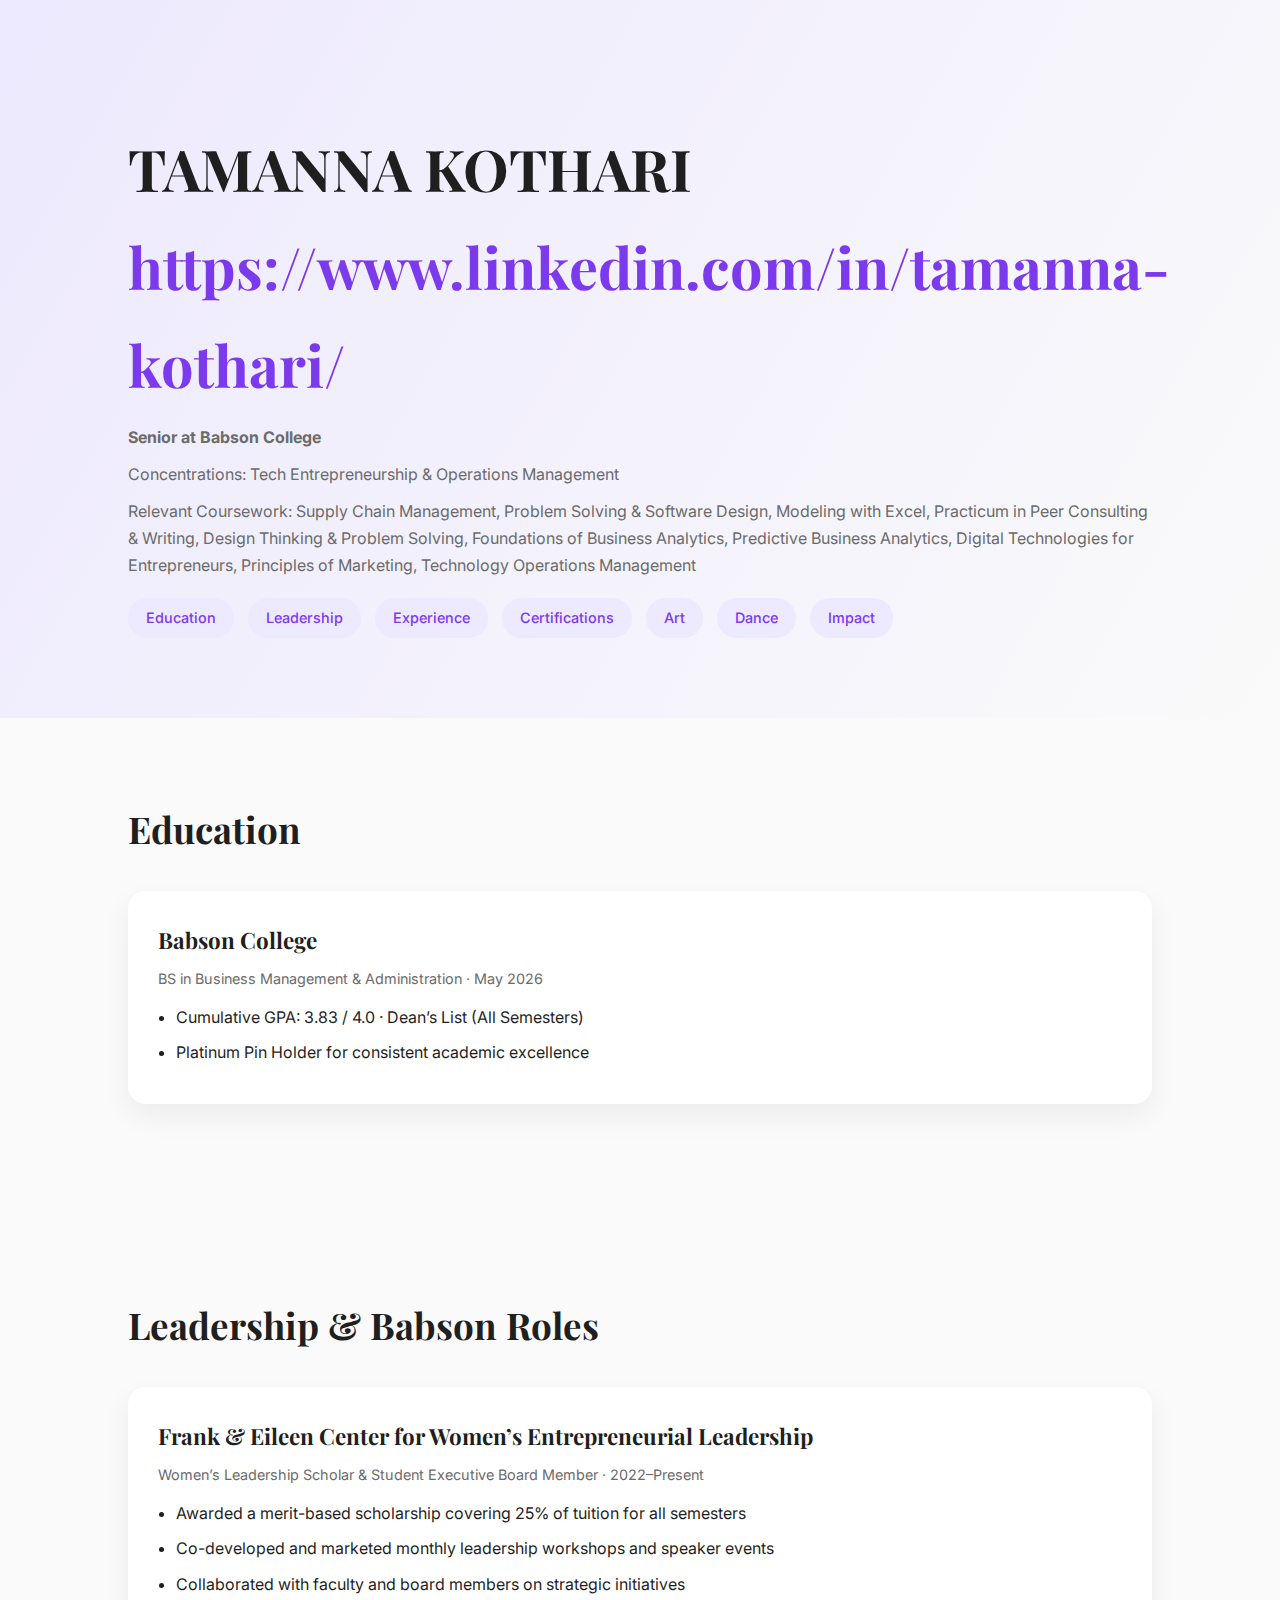
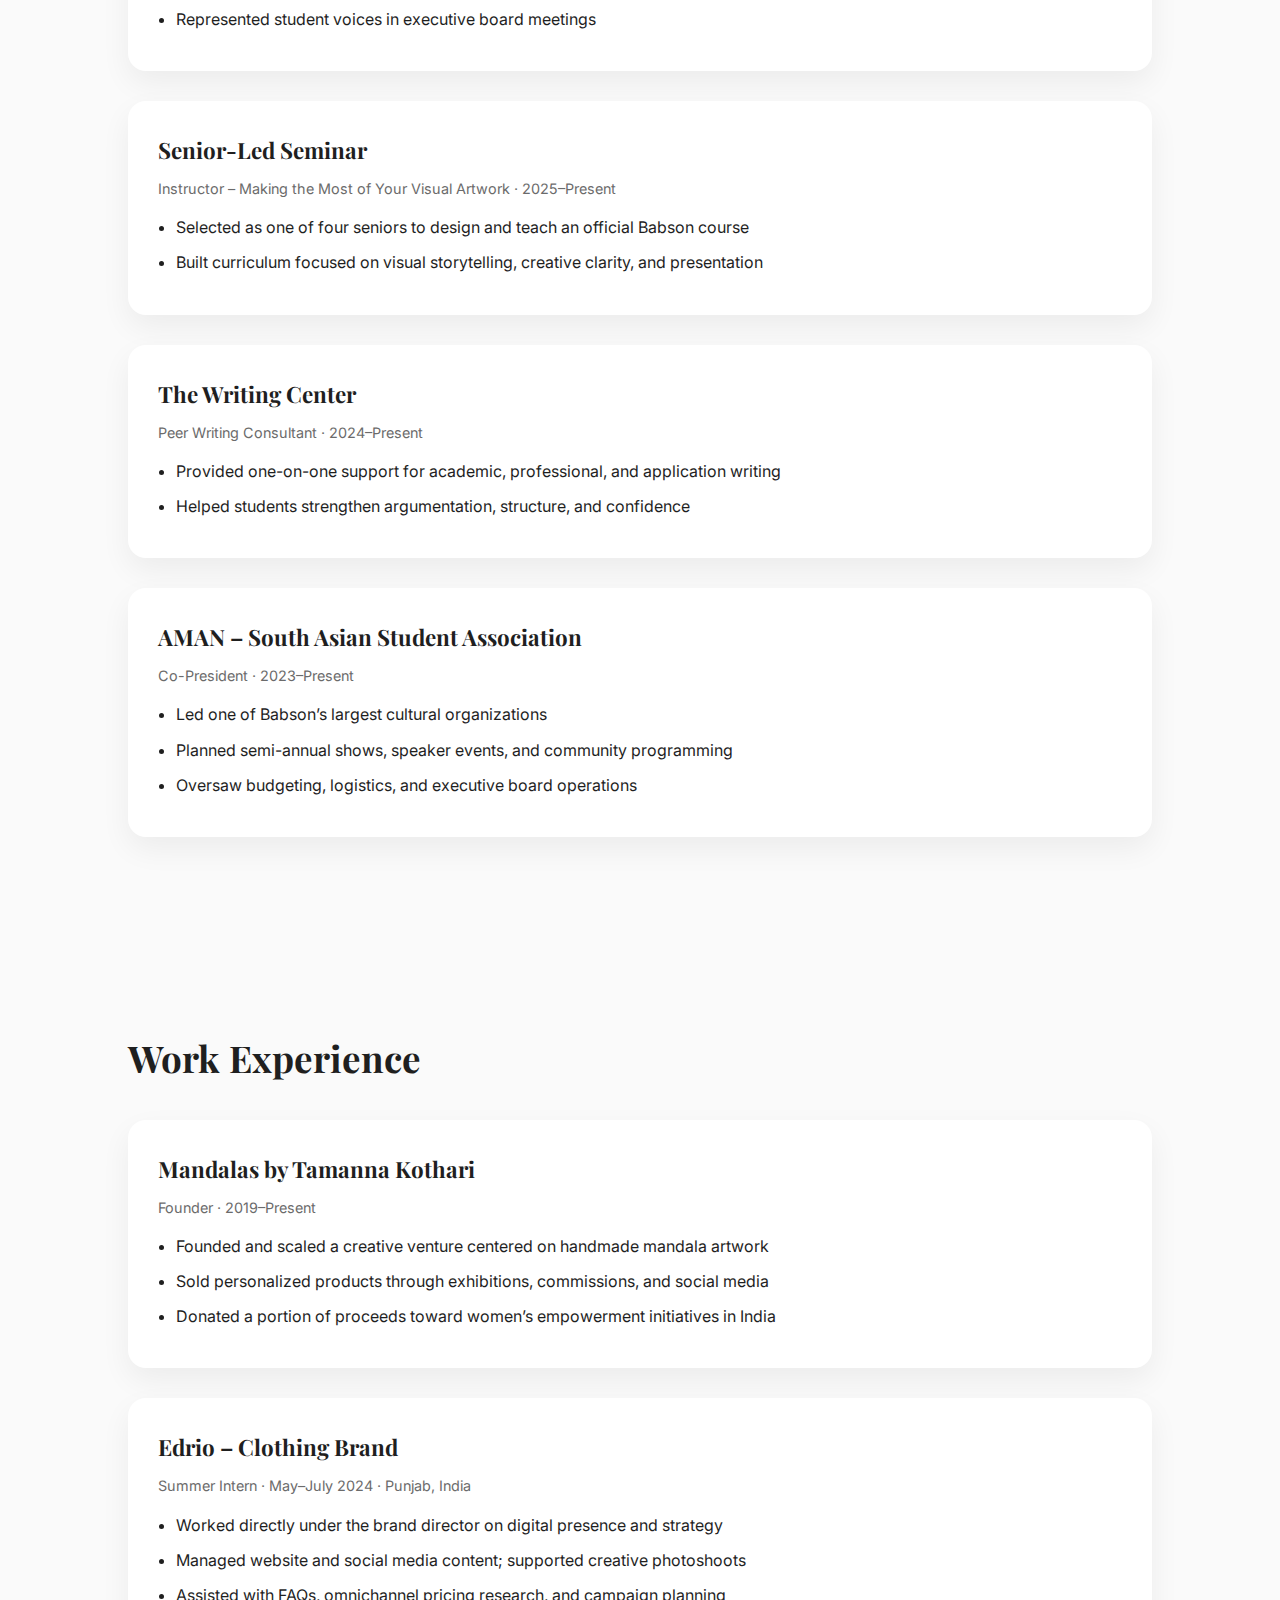
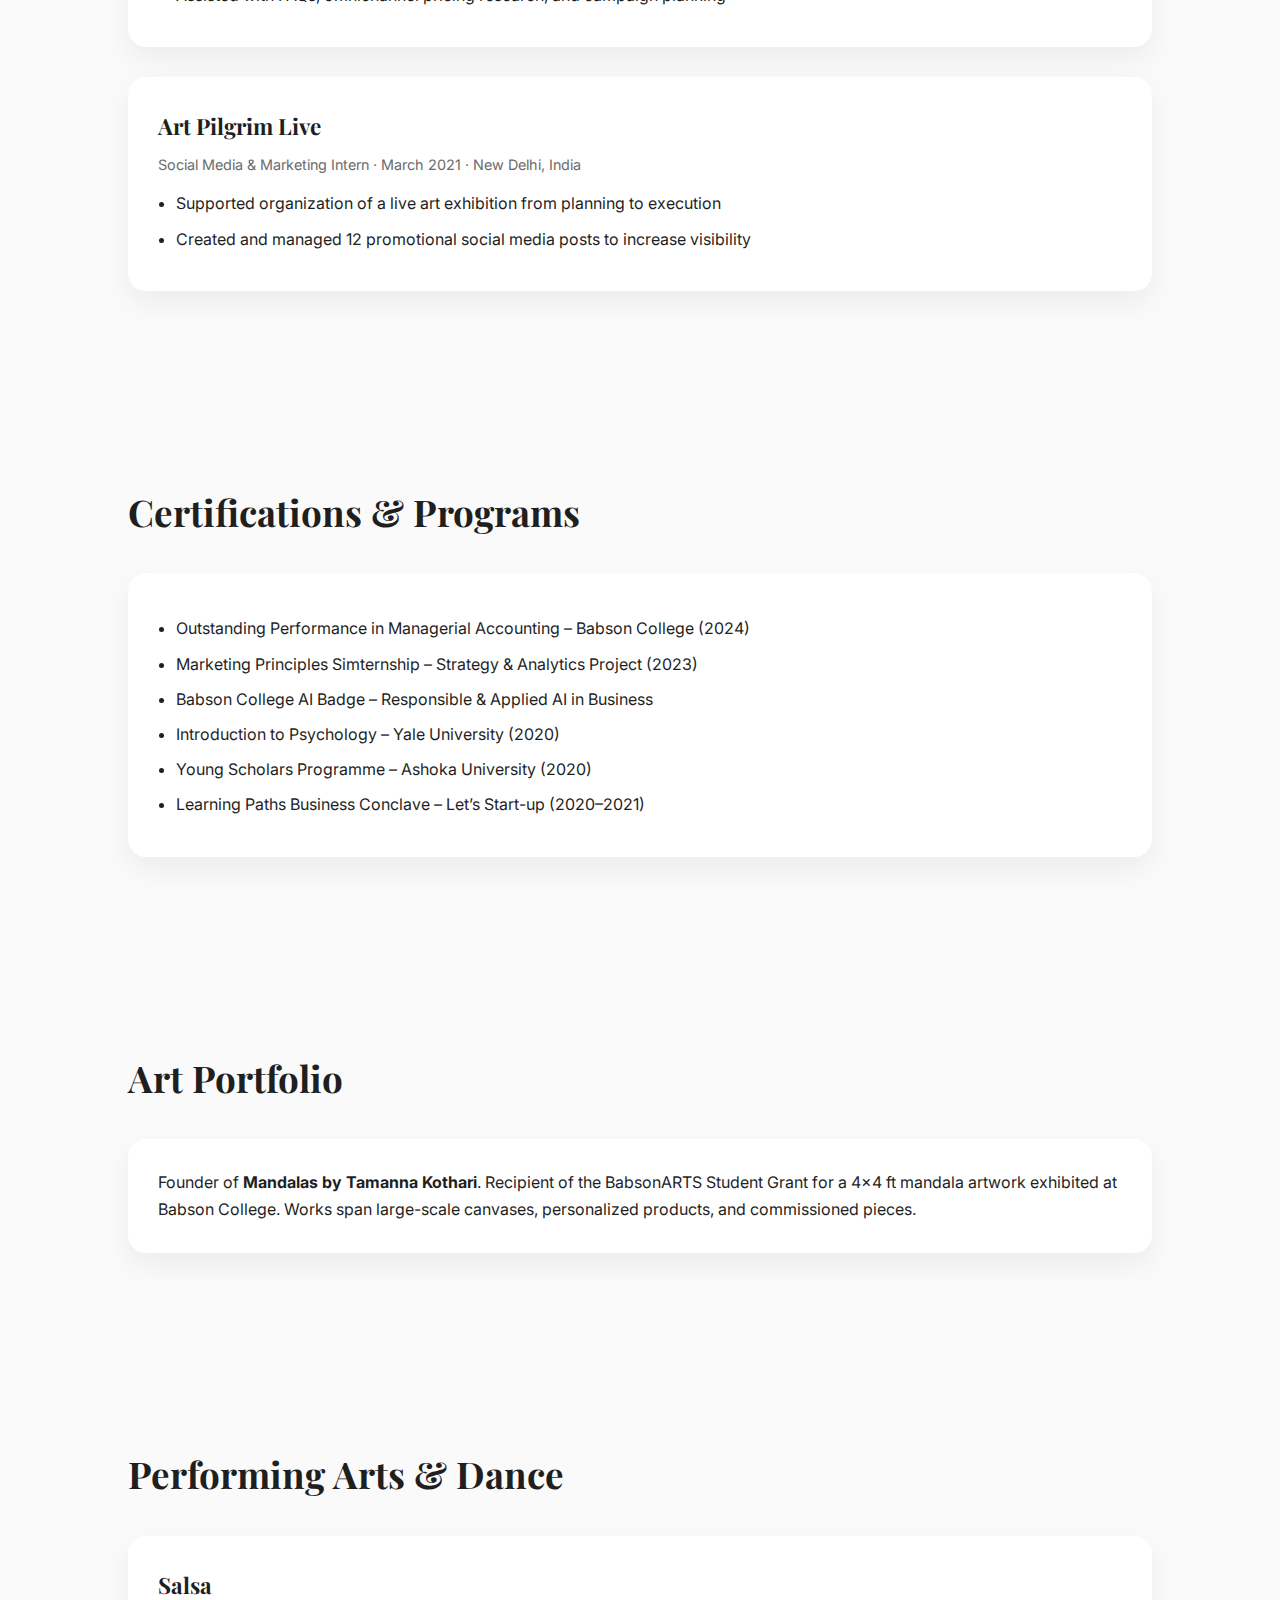
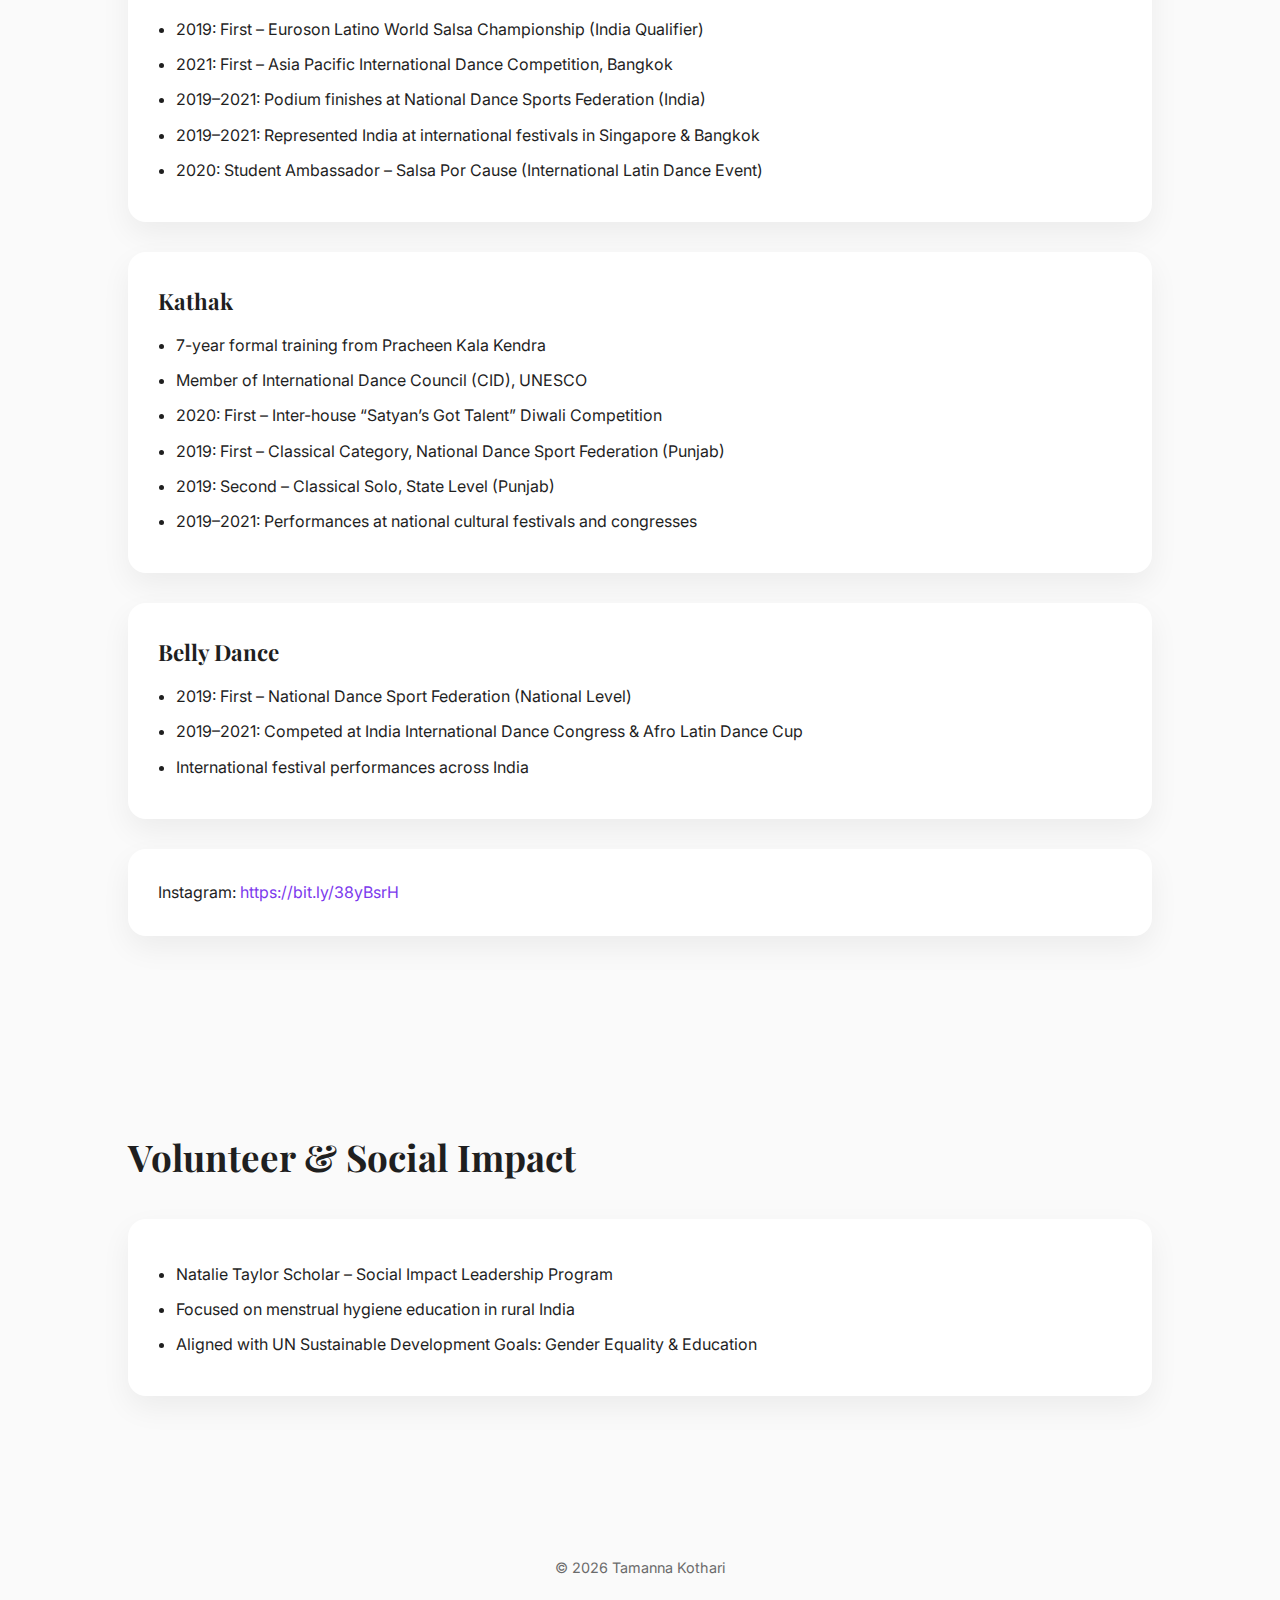
<file: index.html>
<!DOCTYPE html>
<html lang="en">
<head>
  <meta charset="UTF-8" />
  <meta name="viewport" content="width=device-width, initial-scale=1.0"/>
  <title>Tamanna Kothari</title>

  <link href="https://fonts.googleapis.com/css2?family=Playfair+Display:wght@400;600&family=Inter:wght@300;400;500;600&display=swap" rel="stylesheet">

  <style>
    :root {
      --bg: #fafafa;
      --text: #1f1f1f;
      --muted: #6b6b6b;
      --accent: #7c3aed;
      --card: #ffffff;
    }

    * { margin: 0; padding: 0; box-sizing: border-box; }

    body {
      font-family: 'Inter', sans-serif;
      background: var(--bg);
      color: var(--text);
      line-height: 1.7;
    }

    section { padding: 80px 10%; }

    h1, h2, h3 { font-family: 'Playfair Display', serif; }

    h2 { font-size: 2.3rem; margin-bottom: 30px; }

    a { color: var(--accent); text-decoration: none; }

    .hero {
      padding: 120px 10% 80px;
      background: linear-gradient(120deg, #ede9fe, #fafafa);
    }

    .hero h1 { font-size: 3.6rem; margin-bottom: 10px; }

    .hero p { color: var(--muted); margin-bottom: 10px; }

    .nav-tags a {
      display: inline-block;
      margin: 8px 10px 0 0;
      padding: 8px 18px;
      border-radius: 30px;
      background: #ede9fe;
      color: var(--accent);
      font-size: 0.9rem;
      font-weight: 500;
    }

    .card {
      background: var(--card);
      border-radius: 18px;
      padding: 30px;
      margin-bottom: 30px;
      box-shadow: 0 12px 30px rgba(0,0,0,0.06);
    }

    .card h3 { font-size: 1.4rem; margin-bottom: 6px; }

    .card span { font-size: 0.9rem; color: var(--muted); }

    ul { margin-top: 12px; padding-left: 18px; }

    li { margin-bottom: 8px; }

    footer {
      text-align: center;
      padding: 50px;
      font-size: 0.9rem;
      color: var(--muted);
    }
  </style>
</head>

<body>

<!-- HERO -->
<section class="hero">
  <h1>
    TAMANNA KOTHARI
    <a href="https://www.linkedin.com/in/tamanna-kothari/" target="_blank">
      https://www.linkedin.com/in/tamanna-kothari/
    </a>
  </h1>

  <p><strong>Senior at Babson College</strong></p>
  <p>Concentrations: Tech Entrepreneurship & Operations Management</p>

  <p>
    Relevant Coursework: Supply Chain Management, Problem Solving & Software Design,
    Modeling with Excel, Practicum in Peer Consulting & Writing,
    Design Thinking & Problem Solving, Foundations of Business Analytics,
    Predictive Business Analytics, Digital Technologies for Entrepreneurs,
    Principles of Marketing, Technology Operations Management
  </p>

  <div class="nav-tags">
    <a href="#education">Education</a>
    <a href="#leadership">Leadership</a>
    <a href="#experience">Experience</a>
    <a href="#certifications">Certifications</a>
    <a href="#portfolio">Art</a>
    <a href="#performing">Dance</a>
    <a href="#impact">Impact</a>
  </div>
</section>

<!-- EDUCATION -->
<section id="education">
  <h2>Education</h2>
  <div class="card">
    <h3>Babson College</h3>
    <span>BS in Business Management & Administration · May 2026</span>
    <ul>
      <li>Cumulative GPA: 3.83 / 4.0 · Dean’s List (All Semesters)</li>
      <li>Platinum Pin Holder for consistent academic excellence</li>
    </ul>
  </div>
</section>

<!-- LEADERSHIP -->
<section id="leadership">
  <h2>Leadership & Babson Roles</h2>

  <div class="card">
    <h3>Frank & Eileen Center for Women’s Entrepreneurial Leadership</h3>
    <span>Women’s Leadership Scholar & Student Executive Board Member · 2022–Present</span>
    <ul>
      <li>Awarded a merit-based scholarship covering 25% of tuition for all semesters</li>
      <li>Co-developed and marketed monthly leadership workshops and speaker events</li>
      <li>Collaborated with faculty and board members on strategic initiatives</li>
      <li>Represented student voices in executive board meetings</li>
    </ul>
  </div>

  <div class="card">
    <h3>Senior-Led Seminar</h3>
    <span>Instructor – Making the Most of Your Visual Artwork · 2025–Present</span>
    <ul>
      <li>Selected as one of four seniors to design and teach an official Babson course</li>
      <li>Built curriculum focused on visual storytelling, creative clarity, and presentation</li>
    </ul>
  </div>

  <div class="card">
    <h3>The Writing Center</h3>
    <span>Peer Writing Consultant · 2024–Present</span>
    <ul>
      <li>Provided one-on-one support for academic, professional, and application writing</li>
      <li>Helped students strengthen argumentation, structure, and confidence</li>
    </ul>
  </div>

  <div class="card">
    <h3>AMAN – South Asian Student Association</h3>
    <span>Co-President · 2023–Present</span>
    <ul>
      <li>Led one of Babson’s largest cultural organizations</li>
      <li>Planned semi-annual shows, speaker events, and community programming</li>
      <li>Oversaw budgeting, logistics, and executive board operations</li>
    </ul>
  </div>
</section>

<!-- EXPERIENCE -->
<section id="experience">
  <h2>Work Experience</h2>

  <div class="card">
    <h3>Mandalas by Tamanna Kothari</h3>
    <span>Founder · 2019–Present</span>
    <ul>
      <li>Founded and scaled a creative venture centered on handmade mandala artwork</li>
      <li>Sold personalized products through exhibitions, commissions, and social media</li>
      <li>Donated a portion of proceeds toward women’s empowerment initiatives in India</li>
    </ul>
  </div>

  <div class="card">
    <h3>Edrio – Clothing Brand</h3>
    <span>Summer Intern · May–July 2024 · Punjab, India</span>
    <ul>
      <li>Worked directly under the brand director on digital presence and strategy</li>
      <li>Managed website and social media content; supported creative photoshoots</li>
      <li>Assisted with FAQs, omnichannel pricing research, and campaign planning</li>
    </ul>
  </div>

  <div class="card">
    <h3>Art Pilgrim Live</h3>
    <span>Social Media & Marketing Intern · March 2021 · New Delhi, India</span>
    <ul>
      <li>Supported organization of a live art exhibition from planning to execution</li>
      <li>Created and managed 12 promotional social media posts to increase visibility</li>
    </ul>
  </div>
</section>

<!-- CERTIFICATIONS -->
<section id="certifications">
  <h2>Certifications & Programs</h2>
  <div class="card">
    <ul>
      <li>Outstanding Performance in Managerial Accounting – Babson College (2024)</li>
      <li>Marketing Principles Simternship – Strategy & Analytics Project (2023)</li>
      <li>Babson College AI Badge – Responsible & Applied AI in Business</li>
      <li>Introduction to Psychology – Yale University (2020)</li>
      <li>Young Scholars Programme – Ashoka University (2020)</li>
      <li>Learning Paths Business Conclave – Let’s Start-up (2020–2021)</li>
    </ul>
  </div>
</section>

<!-- ART -->
<section id="portfolio">
  <h2>Art Portfolio</h2>
  <div class="card">
    <p>
      Founder of <strong>Mandalas by Tamanna Kothari</strong>. Recipient of the
      BabsonARTS Student Grant for a 4×4 ft mandala artwork exhibited at Babson College.
      Works span large-scale canvases, personalized products, and commissioned pieces.
    </p>
  </div>
</section>

<!-- PERFORMING ARTS -->
<section id="performing">
  <h2>Performing Arts & Dance</h2>

  <div class="card">
    <h3>Salsa</h3>
    <ul>
      <li>2019: First – Euroson Latino World Salsa Championship (India Qualifier)</li>
      <li>2021: First – Asia Pacific International Dance Competition, Bangkok</li>
      <li>2019–2021: Podium finishes at National Dance Sports Federation (India)</li>
      <li>2019–2021: Represented India at international festivals in Singapore & Bangkok</li>
      <li>2020: Student Ambassador – Salsa Por Cause (International Latin Dance Event)</li>
    </ul>
  </div>

  <div class="card">
    <h3>Kathak</h3>
    <ul>
      <li>7-year formal training from Pracheen Kala Kendra</li>
      <li>Member of International Dance Council (CID), UNESCO</li>
      <li>2020: First – Inter-house “Satyan’s Got Talent” Diwali Competition</li>
      <li>2019: First – Classical Category, National Dance Sport Federation (Punjab)</li>
      <li>2019: Second – Classical Solo, State Level (Punjab)</li>
      <li>2019–2021: Performances at national cultural festivals and congresses</li>
    </ul>
  </div>

  <div class="card">
    <h3>Belly Dance</h3>
    <ul>
      <li>2019: First – National Dance Sport Federation (National Level)</li>
      <li>2019–2021: Competed at India International Dance Congress & Afro Latin Dance Cup</li>
      <li>International festival performances across India</li>
    </ul>
  </div>

  <div class="card">
    Instagram:
    <a href="https://bit.ly/38yBsrH" target="_blank">https://bit.ly/38yBsrH</a>
  </div>
</section>

<!-- SOCIAL IMPACT -->
<section id="impact">
  <h2>Volunteer & Social Impact</h2>
  <div class="card">
    <ul>
      <li>Natalie Taylor Scholar – Social Impact Leadership Program</li>
      <li>Focused on menstrual hygiene education in rural India</li>
      <li>Aligned with UN Sustainable Development Goals: Gender Equality & Education</li>
    </ul>
  </div>
</section>

<footer>
  © 2026 Tamanna Kothari
</footer>

</body>
</html>
</file>
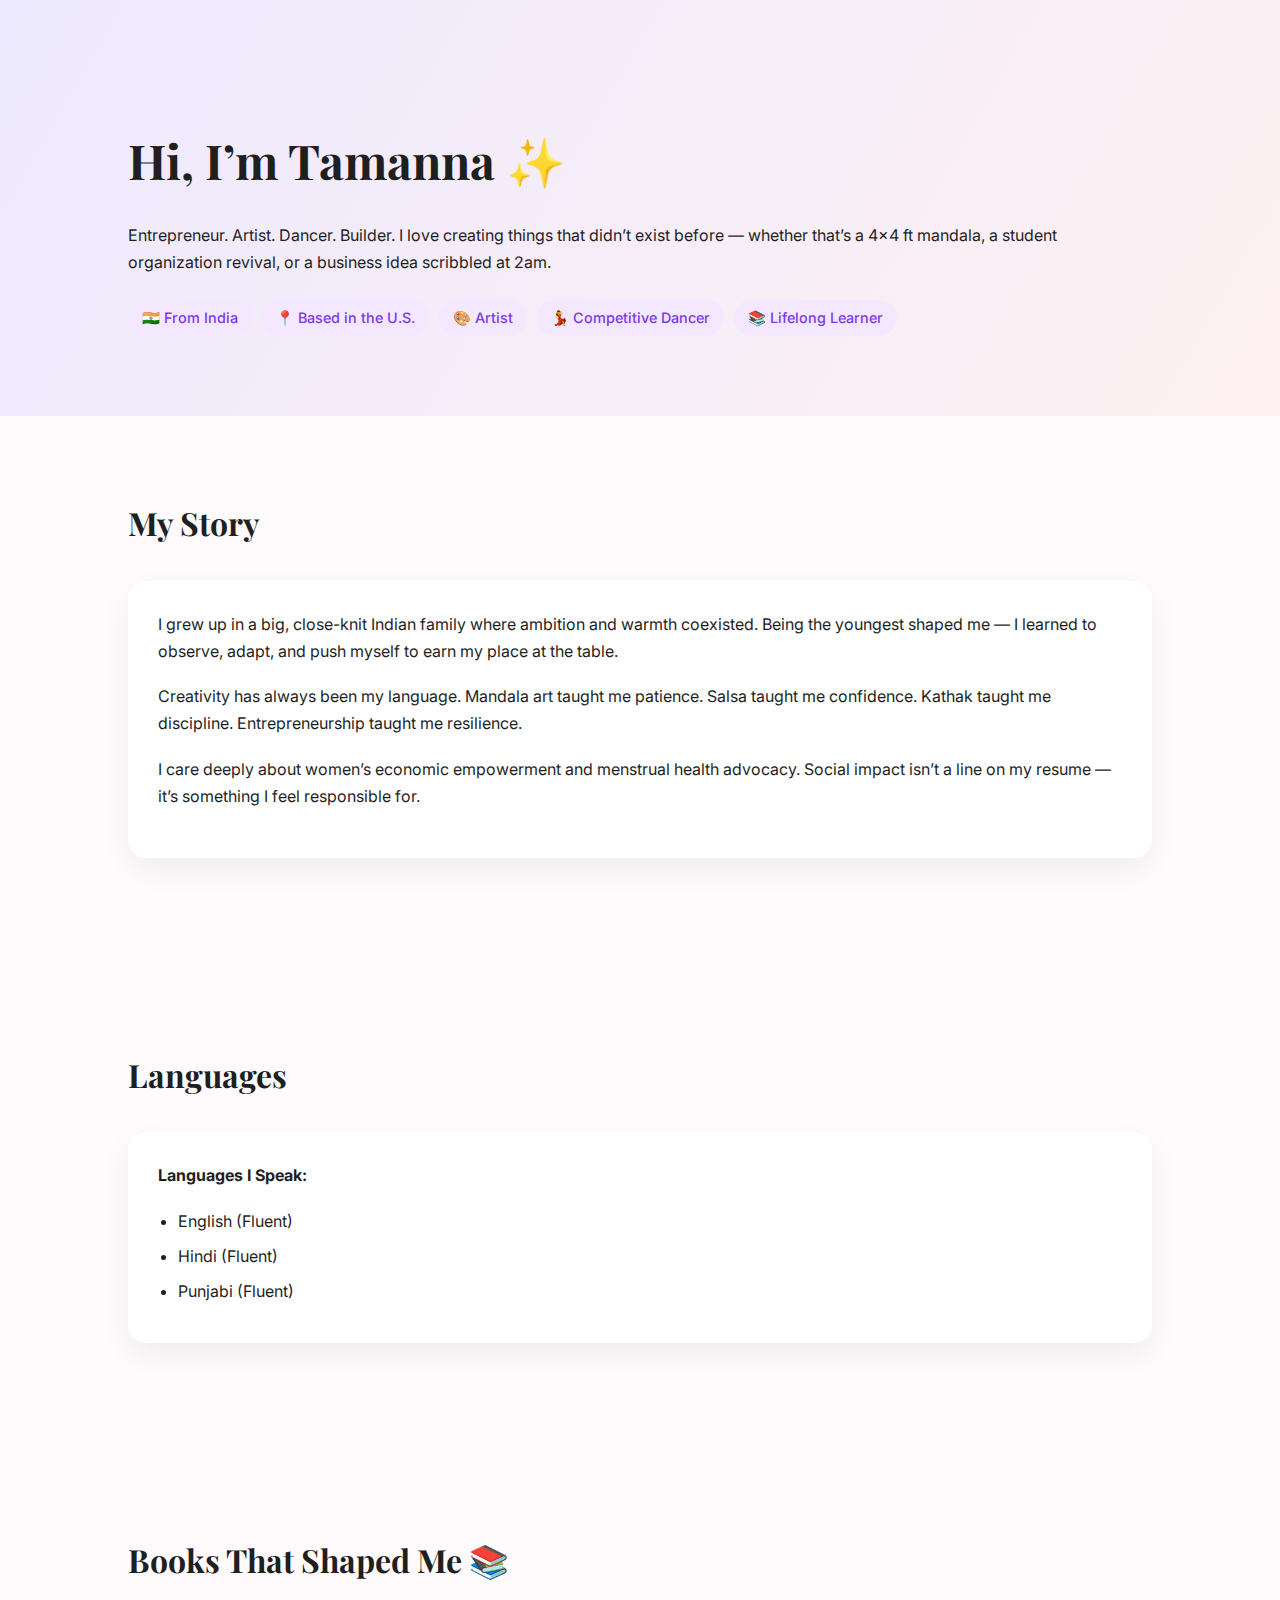
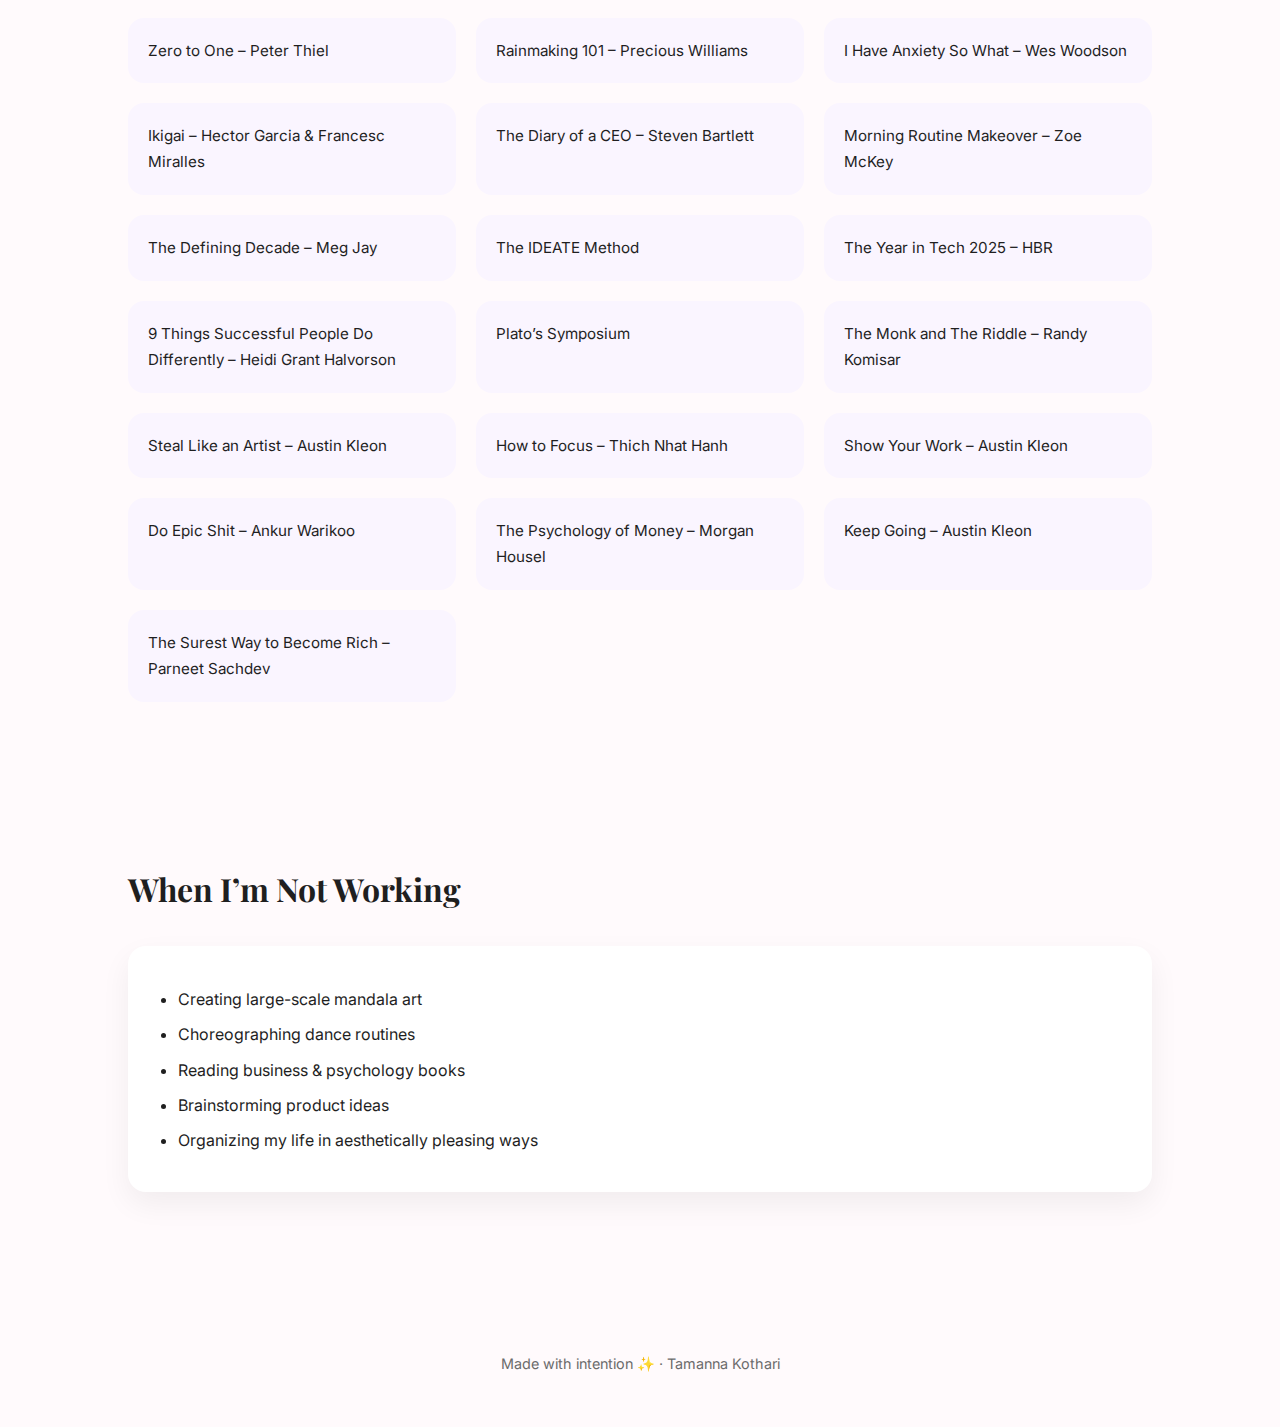
<file: about-me.html>
<!DOCTYPE html>
<html lang="en">
<head>
  <meta charset="UTF-8" />
  <meta name="viewport" content="width=device-width, initial-scale=1.0"/>
  <title>About Tamanna</title>

  <link href="https://fonts.googleapis.com/css2?family=Playfair+Display:wght@400;600&family=Inter:wght@300;400;500;600&display=swap" rel="stylesheet">

  <style>
    :root {
      --bg: #fffafc;
      --text: #1f1f1f;
      --muted: #6b6b6b;
      --accent: #7c3aed;
      --accent-soft: #f3e8ff;
      --card: #ffffff;
    }

    * { margin: 0; padding: 0; box-sizing: border-box; }

    body {
      font-family: 'Inter', sans-serif;
      background: var(--bg);
      color: var(--text);
      line-height: 1.7;
    }

    section { padding: 80px 10%; }

    h1, h2, h3 { font-family: 'Playfair Display', serif; }

    h1 { font-size: 3rem; margin-bottom: 20px; }

    h2 { font-size: 2rem; margin-bottom: 30px; }

    p { margin-bottom: 18px; }

    .hero {
      padding: 120px 10% 80px;
      background: linear-gradient(120deg, #ede9fe, #fff1f2);
    }

    .highlight {
      background: var(--accent-soft);
      padding: 6px 14px;
      border-radius: 20px;
      font-size: 0.9rem;
      display: inline-block;
      margin: 6px 6px 0 0;
      color: var(--accent);
      font-weight: 500;
    }

    .card {
      background: var(--card);
      border-radius: 18px;
      padding: 30px;
      margin-bottom: 30px;
      box-shadow: 0 12px 30px rgba(0,0,0,0.06);
    }

    ul { margin-top: 10px; padding-left: 20px; }

    li { margin-bottom: 8px; }

    .books-grid {
      display: grid;
      grid-template-columns: repeat(auto-fit, minmax(250px, 1fr));
      gap: 20px;
    }

    .book {
      background: #faf5ff;
      padding: 20px;
      border-radius: 16px;
      font-size: 0.95rem;
    }

    footer {
      text-align: center;
      padding: 50px;
      font-size: 0.9rem;
      color: var(--muted);
    }

  </style>
</head>

<body>

<!-- HERO -->
<section class="hero">
  <h1>Hi, I’m Tamanna ✨</h1>
  <p>
    Entrepreneur. Artist. Dancer. Builder.  
    I love creating things that didn’t exist before — whether that’s a 4×4 ft mandala,
    a student organization revival, or a business idea scribbled at 2am.
  </p>

  <div>
    <span class="highlight">🇮🇳 From India</span>
    <span class="highlight">📍 Based in the U.S.</span>
    <span class="highlight">🎨 Artist</span>
    <span class="highlight">💃 Competitive Dancer</span>
    <span class="highlight">📚 Lifelong Learner</span>
  </div>
</section>

<!-- MY STORY -->
<section>
  <h2>My Story</h2>
  <div class="card">
    <p>
      I grew up in a big, close-knit Indian family where ambition and warmth coexisted.
      Being the youngest shaped me — I learned to observe, adapt, and push myself to earn
      my place at the table.
    </p>

    <p>
      Creativity has always been my language. Mandala art taught me patience.
      Salsa taught me confidence. Kathak taught me discipline.
      Entrepreneurship taught me resilience.
    </p>

    <p>
      I care deeply about women’s economic empowerment and menstrual health advocacy.
      Social impact isn’t a line on my resume — it’s something I feel responsible for.
    </p>
  </div>
</section>

<!-- LANGUAGES -->
<section>
  <h2>Languages</h2>
  <div class="card">
    <p><strong>Languages I Speak:</strong></p>
    <ul>
      <li>English (Fluent)</li>
      <li>Hindi (Fluent)</li>
      <li>Punjabi (Fluent)</li>
    </ul>
  </div>
</section>

<!-- BOOKS -->
<section>
  <h2>Books That Shaped Me 📚</h2>

  <div class="books-grid">
    <div class="book">Zero to One – Peter Thiel</div>
    <div class="book">Rainmaking 101 – Precious Williams</div>
    <div class="book">I Have Anxiety So What – Wes Woodson</div>
    <div class="book">Ikigai – Hector Garcia & Francesc Miralles</div>
    <div class="book">The Diary of a CEO – Steven Bartlett</div>
    <div class="book">Morning Routine Makeover – Zoe McKey</div>
    <div class="book">The Defining Decade – Meg Jay</div>
    <div class="book">The IDEATE Method</div>
    <div class="book">The Year in Tech 2025 – HBR</div>
    <div class="book">9 Things Successful People Do Differently – Heidi Grant Halvorson</div>
    <div class="book">Plato’s Symposium</div>
    <div class="book">The Monk and The Riddle – Randy Komisar</div>
    <div class="book">Steal Like an Artist – Austin Kleon</div>
    <div class="book">How to Focus – Thich Nhat Hanh</div>
    <div class="book">Show Your Work – Austin Kleon</div>
    <div class="book">Do Epic Shit – Ankur Warikoo</div>
    <div class="book">The Psychology of Money – Morgan Housel</div>
    <div class="book">Keep Going – Austin Kleon</div>
    <div class="book">The Surest Way to Become Rich – Parneet Sachdev</div>
  </div>
</section>

<!-- HOBBIES -->
<section>
  <h2>When I’m Not Working</h2>
  <div class="card">
    <ul>
      <li>Creating large-scale mandala art</li>
      <li>Choreographing dance routines</li>
      <li>Reading business & psychology books</li>
      <li>Brainstorming product ideas</li>
      <li>Organizing my life in aesthetically pleasing ways</li>
    </ul>
  </div>
</section>

<footer>
  Made with intention ✨ · Tamanna Kothari
</footer>

</body>
</html>
</file>
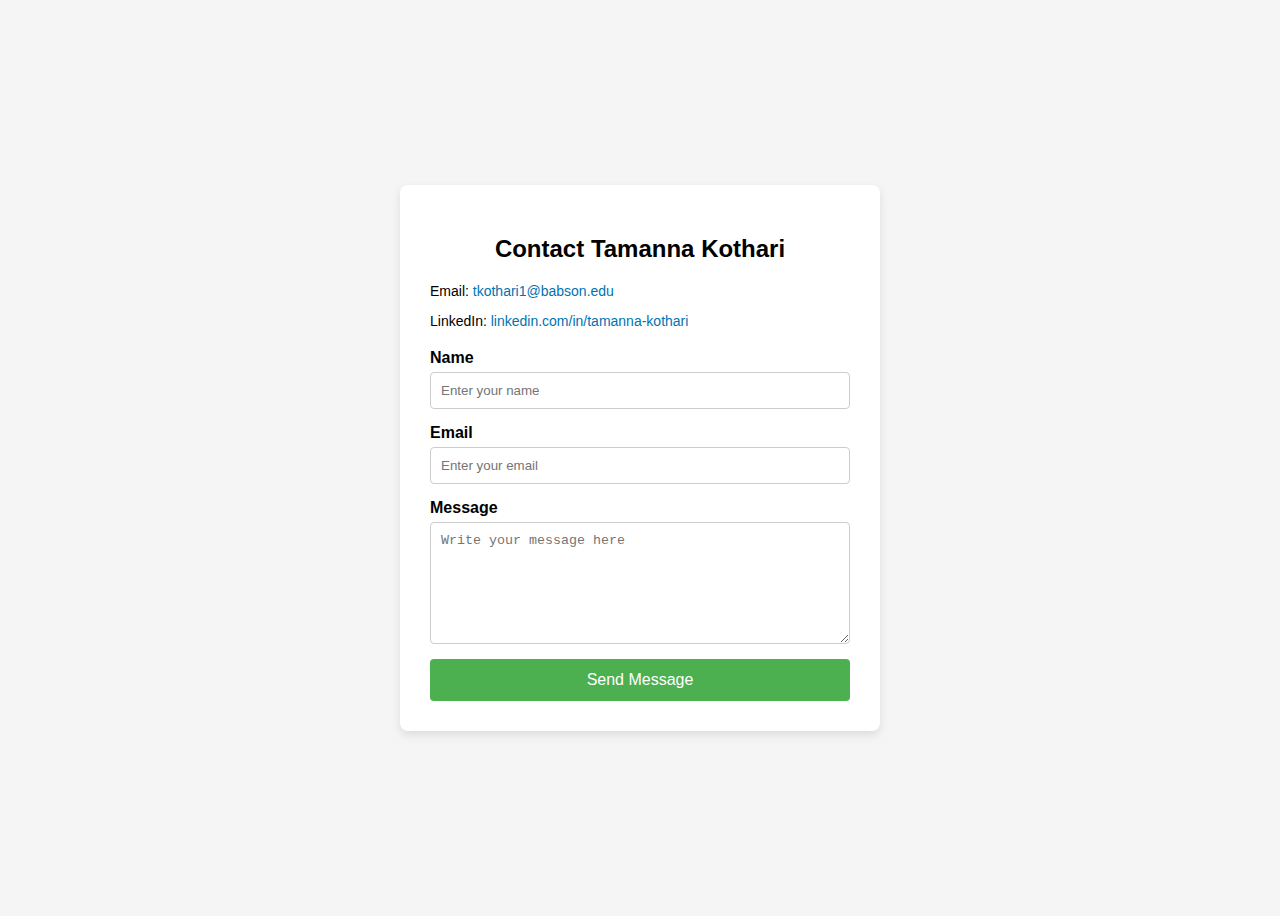
<file: contact.html>
<!DOCTYPE html>
<html lang="en">
<head>
<meta charset="UTF-8">
<meta name="viewport" content="width=device-width, initial-scale=1.0">
<title>Contact Tamanna Kothari</title>

<style>
body {
    font-family: Arial, sans-serif;
    background-color: #f5f5f5;
    display: flex;
    justify-content: center;
    align-items: center;
    height: 100vh;
}

.contact-container {
    background: white;
    padding: 30px;
    border-radius: 8px;
    width: 420px;
    box-shadow: 0 4px 10px rgba(0,0,0,0.1);
}

h2 {
    text-align: center;
}

.contact-info {
    margin-bottom: 20px;
    font-size: 14px;
}

.contact-info a {
    color: #0073b1;
    text-decoration: none;
}

.contact-info a:hover {
    text-decoration: underline;
}

form {
    display: flex;
    flex-direction: column;
    gap: 15px;
}

.form-group {
    display: flex;
    flex-direction: column;
}

label {
    margin-bottom: 5px;
    font-weight: bold;
}

input, textarea {
    padding: 10px;
    border: 1px solid #ccc;
    border-radius: 4px;
}

textarea {
    resize: vertical;
    min-height: 100px;
}

button {
    padding: 12px;
    border: none;
    background-color: #4CAF50;
    color: white;
    font-size: 16px;
    border-radius: 4px;
    cursor: pointer;
}

button:hover {
    background-color: #45a049;
}
</style>

</head>

<body>

<div class="contact-container">

<h2>Contact Tamanna Kothari</h2>

<div class="contact-info">
<p>Email: <a href="mailto:tkothari1@babson.edu">tkothari1@babson.edu</a></p>
<p>LinkedIn: <a href="https://www.linkedin.com/in/tamanna-kothari/" target="_blank">
linkedin.com/in/tamanna-kothari
</a></p>
</div>

<form>

<div class="form-group">
<label for="name">Name</label>
<input type="text" id="name" name="name" placeholder="Enter your name" required>
</div>

<div class="form-group">
<label for="email">Email</label>
<input type="email" id="email" name="email" placeholder="Enter your email" required>
</div>

<div class="form-group">
<label for="message">Message</label>
<textarea id="message" name="message" placeholder="Write your message here"></textarea>
</div>

<button type="submit">Send Message</button>

</form>

</div>

</body>
</html>
</file>
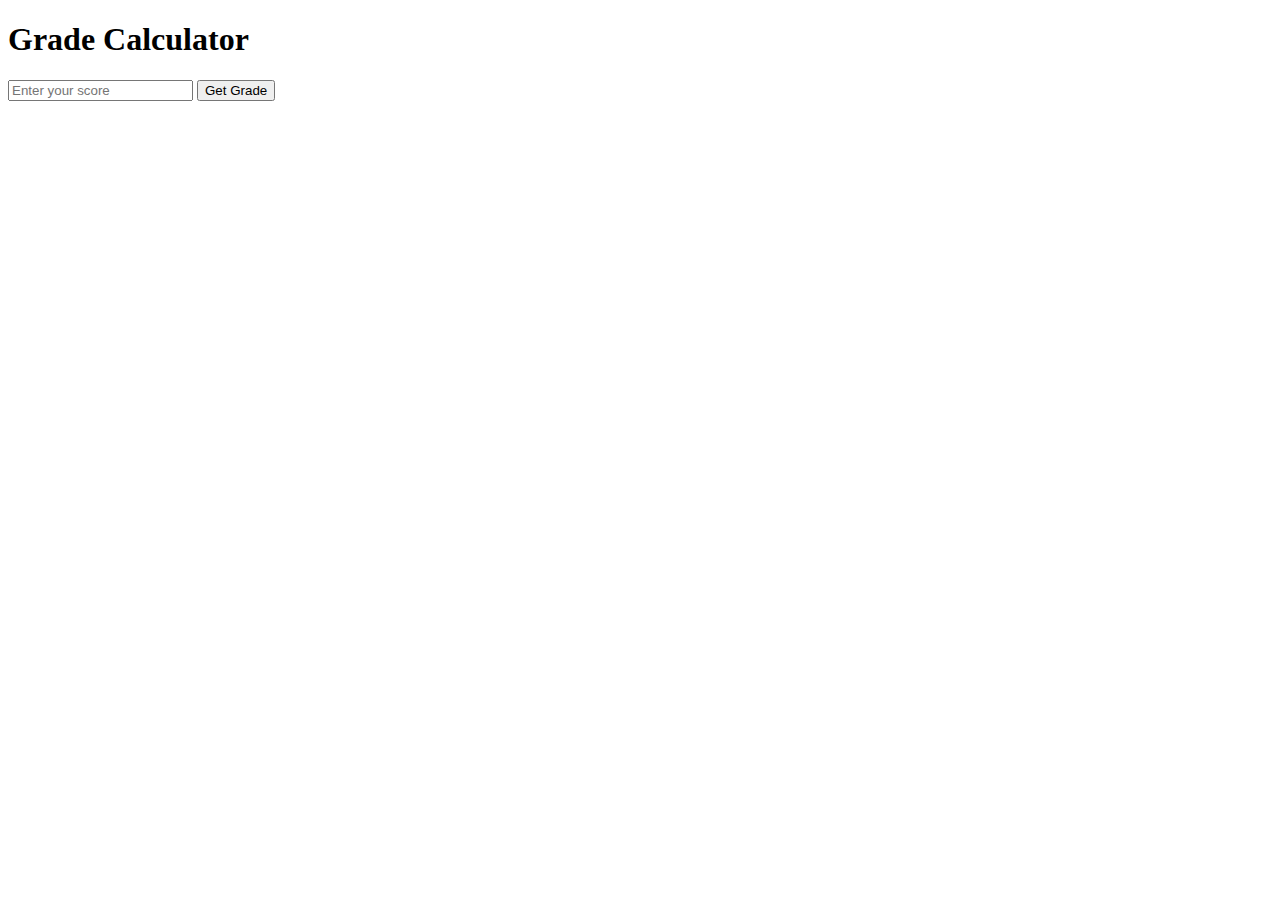
<file: grade-calculator.html>
<!DOCTYPE html>
<html lang="en">
<head>
  <meta charset="UTF-8">
  <title>Grade Calculator</title>
</head>
<body>

  <h1>Grade Calculator</h1>

  <!-- Input -->
  <input type="text" id="scoreInput" placeholder="Enter your score" />

  <!-- Button -->
  <button onclick="calculateGrade()">Get Grade</button>

  <!-- Result -->
  <p id="result"></p>

  <script>
    // Function to determine grade
    function getGrade(score) {
      if (score >= 90) {
        return "A";
      } else if (score >= 80) {
        return "B";
      } else if (score >= 70) {
        return "C";
      } else if (score >= 60) {
        return "D";
      } else {
        return "F";
      }
    }

    // Function called on button click
    function calculateGrade() {
      let input = document.getElementById("scoreInput").value;
      let score = Number(input); // convert string to number

      let grade = getGrade(score);

      document.getElementById("result").textContent = "Your grade is: " + grade;
    }
  </script>

</body>
</html>
</file>
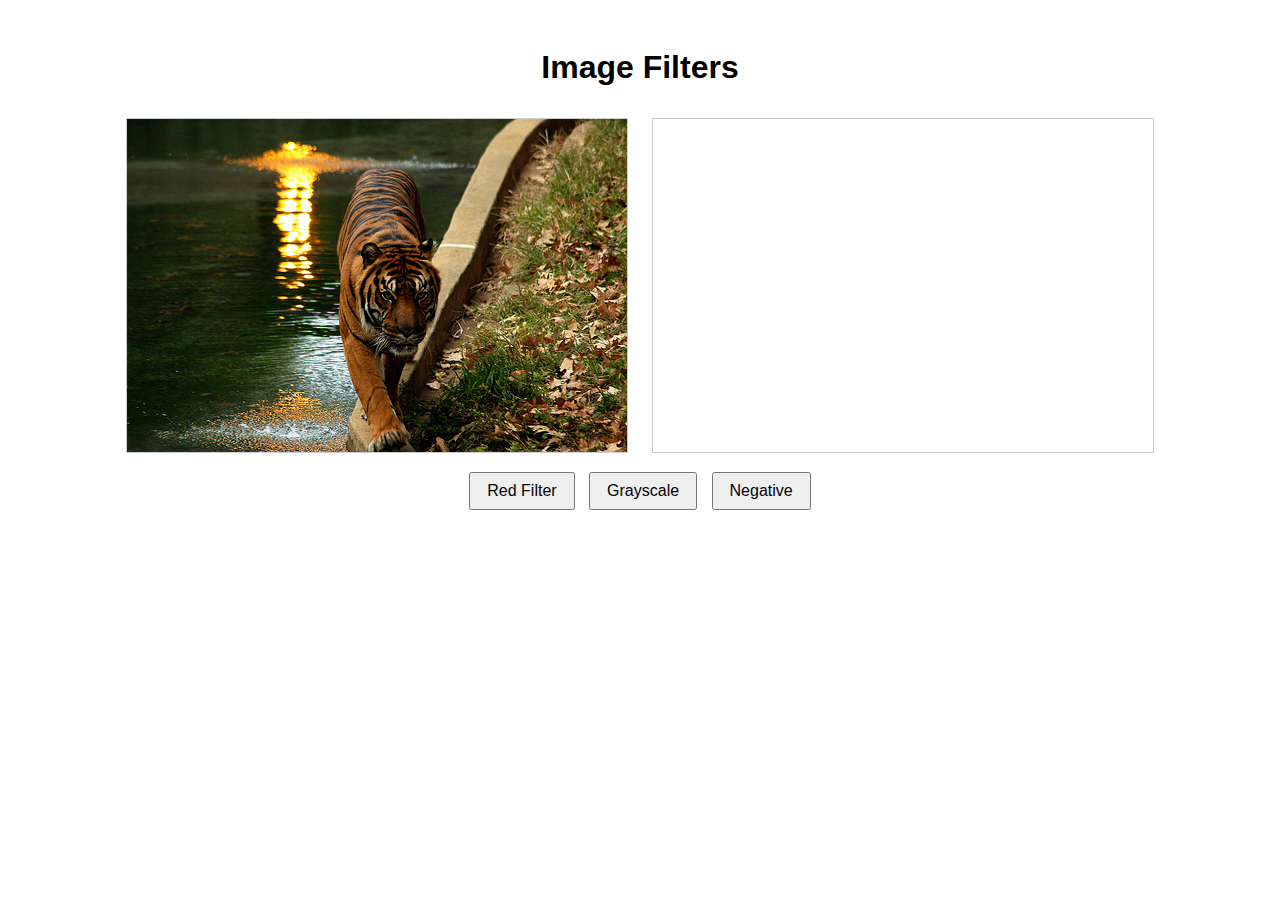
<file: image.filters.html>
<!DOCTYPE html>
<html lang="en">
  <head>
    <meta charset="UTF-8" />
    <meta name="viewport" content="width=device-width, initial-scale=1.0" />
    <title>Image Filters</title>
    <style>
      body {
        font-family: Arial, sans-serif;
        text-align: center;
        padding: 20px;
      }
      canvas {
        border: 1px solid #ccc;
        margin: 10px;
      }
      button {
        padding: 8px 16px;
        margin: 5px;
        font-size: 1em;
        cursor: pointer;
      }
      #rgb-info {
        display: inline-block;
        padding: 8px 16px;
        min-width: 200px;
        border-radius: 4px;
      }
    </style>
  </head>

  <body>
    <h1>Image Filters</h1>
    <div>
      <canvas id="original-canvas"></canvas>
      <canvas id="filtered-canvas"></canvas>
    </div>
    <div>
      <button id="btn-red">Red Filter</button>
      <button id="btn-gray">Grayscale</button>
      <button id="btn-negative">Negative</button>
    </div>
    <h2 id="rgb-info"></h2>

    <script>
      const image = new Image();
      image.src = "images/tiger1.jpg";

      const originalCanvas = document.getElementById("original-canvas");
      const filteredCanvas = document.getElementById("filtered-canvas");
      const originalCtx = originalCanvas.getContext("2d");
      const filteredCtx = filteredCanvas.getContext("2d");
      const rgbInfo = document.getElementById("rgb-info");

      // When the image loads, draw it on the original canvas
      image.onload = function () {
        originalCanvas.width = image.width;
        originalCanvas.height = image.height;
        filteredCanvas.width = image.width;
        filteredCanvas.height = image.height;

        originalCtx.drawImage(image, 0, 0);
      };

      // Color picker: show RGBA value on hover
      originalCanvas.addEventListener("mousemove", function (event) {
        const x = event.offsetX;
        const y = event.offsetY;
        const pixel = originalCtx.getImageData(x, y, 1, 1);
        const d = pixel.data;

        const rgba = `rgba(${d[0]}, ${d[1]}, ${d[2]}, ${(d[3] / 255).toFixed(2)})`;
        rgbInfo.style.background = rgba;
        rgbInfo.textContent = rgba;
        rgbInfo.style.color = d[0] + d[1] + d[2] < 380 ? "white" : "black";
      });

      // Helper: draw image on filtered canvas and return pixel data
      function getFilteredImageData() {
        filteredCtx.drawImage(image, 0, 0);
        return filteredCtx.getImageData(0, 0, filteredCanvas.width, filteredCanvas.height);
      }

      // Red filter (working example)
      function redFilter() {
        const imgData = getFilteredImageData();
        for (let i = 0; i < imgData.data.length; i += 4) {
          // Keep red (imgData.data[i]), zero out green and blue
          imgData.data[i + 1] = 0;
          imgData.data[i + 2] = 0;
        }
        filteredCtx.putImageData(imgData, 0, 0);
      }

      // TODO: Grayscale filter
      // Hint: average R, G, B, then set all three to that average
      function grayscaleFilter() {
        const imgData = getFilteredImageData();
        for (let i = 0; i < imgData.data.length; i += 4) {
          // Your code here
        }
        filteredCtx.putImageData(imgData, 0, 0);
      }

      // TODO: Negative filter
      // Hint: subtract each color value from 255
      function negativeFilter() {
        const imgData = getFilteredImageData();
        for (let i = 0; i < imgData.data.length; i += 4) {
          // Your code here
        }
        filteredCtx.putImageData(imgData, 0, 0);
      }

      // Attach buttons
      document.getElementById("btn-red").addEventListener("click", redFilter);
      document.getElementById("btn-gray").addEventListener("click", grayscaleFilter);
      document.getElementById("btn-negative").addEventListener("click", negativeFilter);
    </script>
  </body>
</html>
</file>
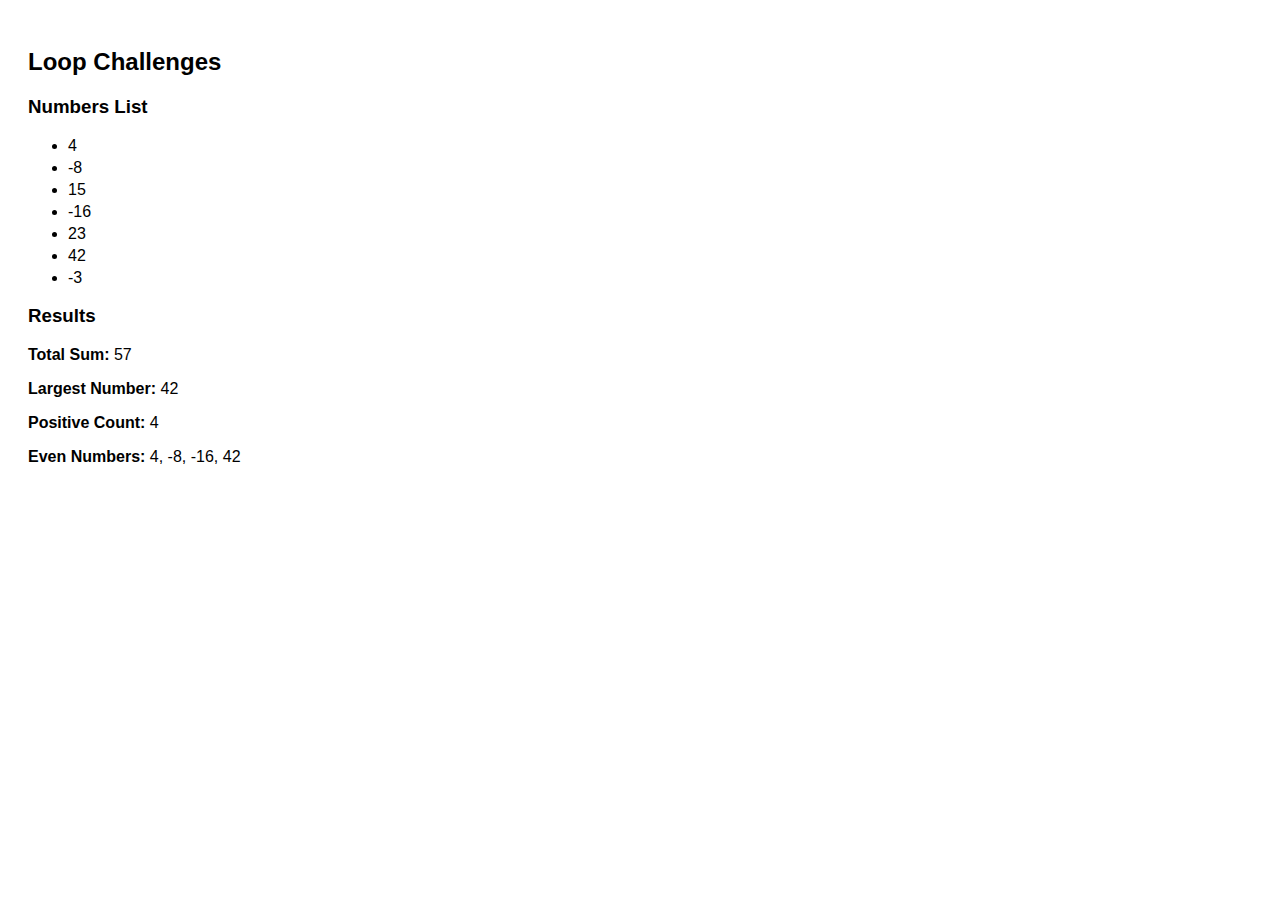
<file: loop-challenges.html>
<!DOCTYPE html>
<html>
<head>
  <title>Loop Challenges</title>
  <style>
    body {
      font-family: Arial;
      padding: 20px;
    }
    li {
      margin: 4px 0;
    }
  </style>
</head>
<body>

  <h2>Loop Challenges</h2>

  <h3>Numbers List</h3>
  <ul id="number-list"></ul>

  <h3>Results</h3>
  <div id="results"></div>

  <script>
    const numbers = [4, -8, 15, -16, 23, 42, -3];

    const list = document.querySelector('#number-list');
    const results = document.querySelector('#results');

    let sum = 0;
    let max = numbers[0];
    let positiveCount = 0;
    let evens = [];

    for (let i = 0; i < numbers.length; i++) {
      const num = numbers[i];

      // Build list
      const li = document.createElement('li');
      li.textContent = num;
      list.appendChild(li);

      // Sum
      sum += num;

      // Max
      if (num > max) {
        max = num;
      }

      // Count positives
      if (num > 0) {
        positiveCount++;
      }

      // Find evens
      if (num % 2 === 0) {
        evens.push(num);
      }
    }

    // Display results
    results.innerHTML = `
      <p><strong>Total Sum:</strong> ${sum}</p>
      <p><strong>Largest Number:</strong> ${max}</p>
      <p><strong>Positive Count:</strong> ${positiveCount}</p>
      <p><strong>Even Numbers:</strong> ${evens.join(', ')}</p>
    `;
  </script>

</body>
</html>
</file>
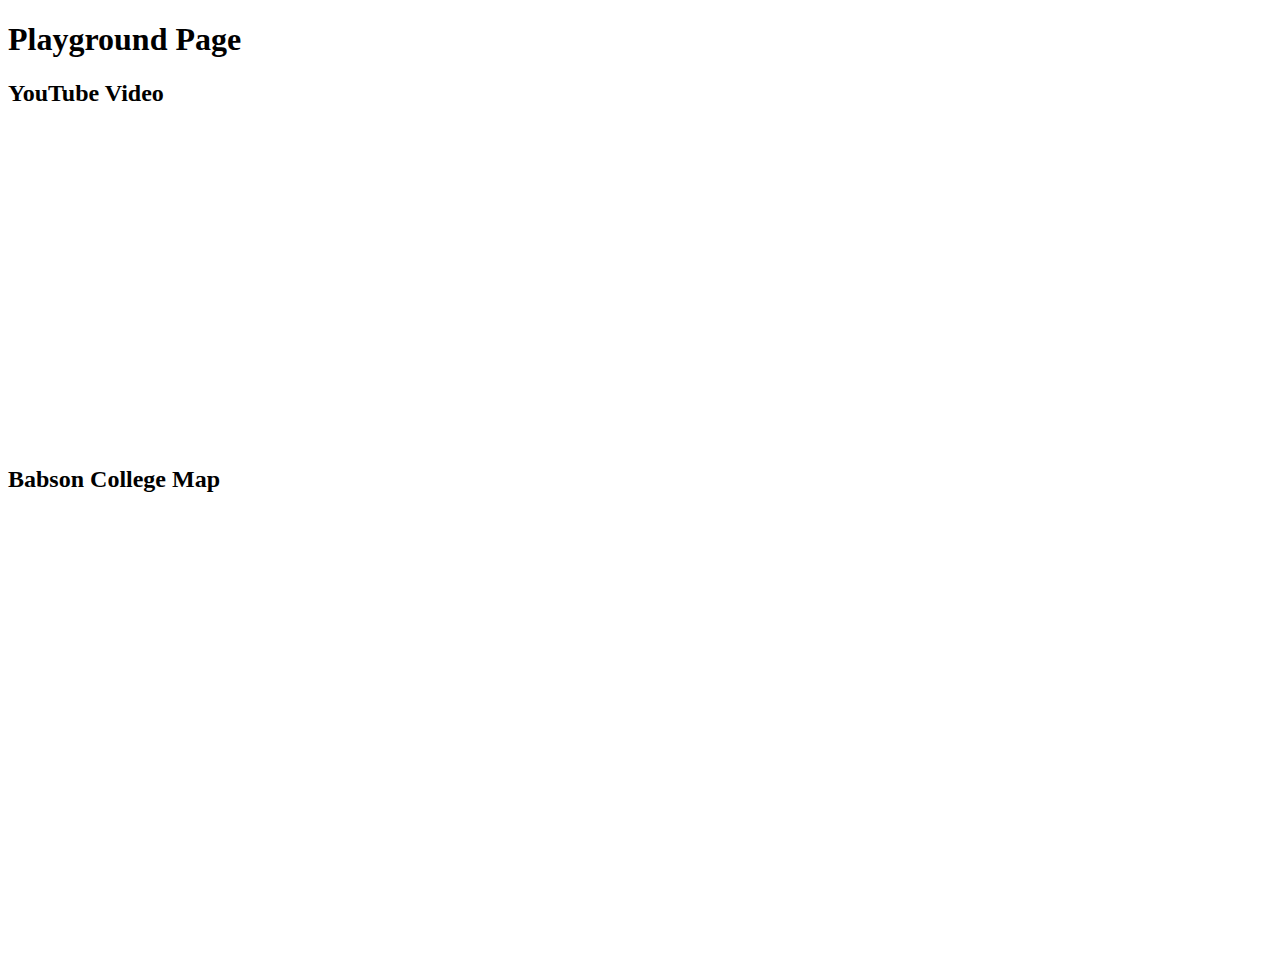
<file: playground.html>
<!DOCTYPE html>
<html lang="en">
<head>
<meta charset="UTF-8">
<meta name="viewport" content="width=device-width, initial-scale=1.0">
<title>Playground</title>
</head>

<body>

<h1>Playground Page</h1>

<h2>YouTube Video</h2>
<iframe width="560" height="315"
src="https://www.youtube.com/embed/4fndeDfaWCg"
title="YouTube video player"
frameborder="0"
allowfullscreen>
</iframe>

<h2>Babson College Map</h2>
<iframe
src="https://www.google.com/maps?q=Babson+College&output=embed"
width="600"
height="450"
style="border:0;">
</iframe>

</body>
</html>
</file>
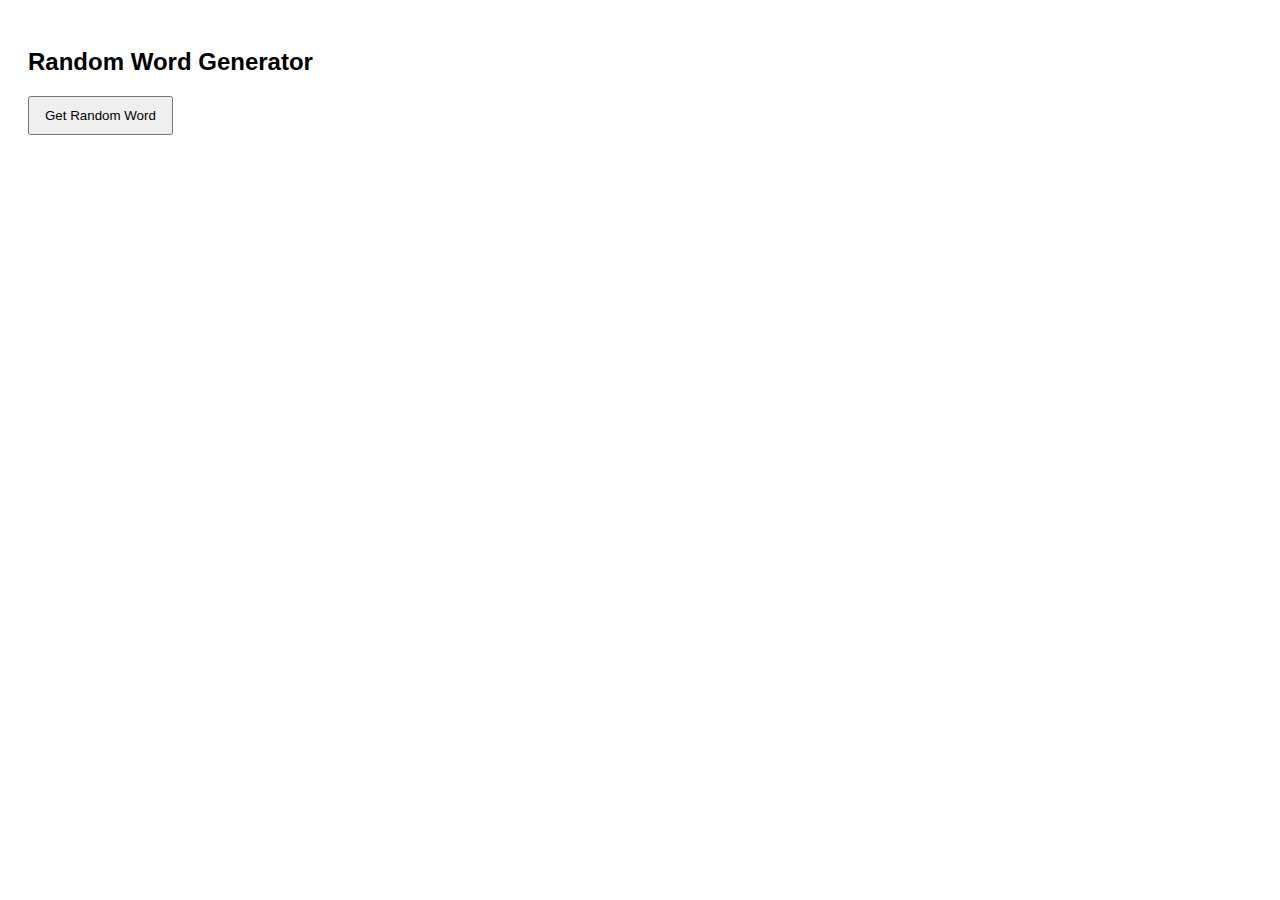
<file: random-word.html>
<!DOCTYPE html>
<html>
<head>
  <title>Random Word Generator</title>
  <style>
    body {
      font-family: Arial;
      padding: 20px;
    }

    button {
      padding: 10px 15px;
      cursor: pointer;
      margin-bottom: 15px;
    }
  </style>
</head>
<body>

  <h2>Random Word Generator</h2>

  <button id="btn">Get Random Word</button>

  <p id="output"></p>
  <ul id="word-list"></ul>

  <script>
    const button = document.querySelector('#btn');
    const output = document.querySelector('#output');
    const list = document.querySelector('#word-list');

    button.addEventListener('click', async function() {
      output.textContent = 'Loading...';
      list.innerHTML = '';

      try {
        // BONUS: fetch 5 words
        for (let i = 0; i < 5; i++) {
          const response = await fetch('https://oim.108122.xyz/words/random');
          
          if (!response.ok) {
            throw new Error('Network response failed');
          }

          const data = await response.json();

          // If API returns { word: "example" }
          const word = data.word;

          // Show single word (latest)
          output.textContent = word;

          // Add to list
          const li = document.createElement('li');
          li.textContent = word;
          list.appendChild(li);
        }

      } catch (error) {
        output.textContent = 'Error fetching word 😢';
        console.error(error);
      }
    });
  </script>

</body>
</html>
</file>
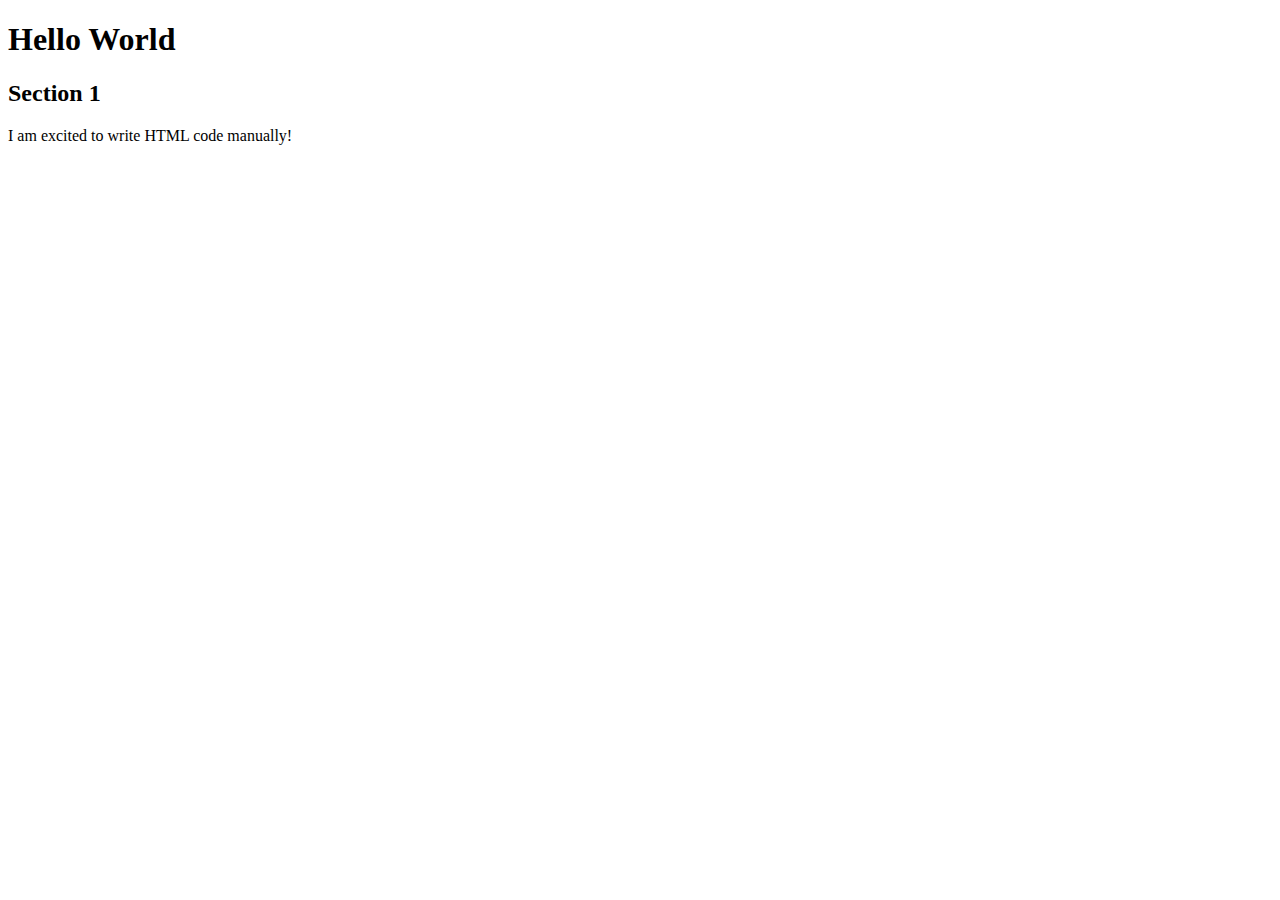
<file: s06-demo.html>
<!DOCTYPE html>
<html>
    <head>
        <title> I made this webpage without using AI. Yay</title>
    </head>
    <body>
      <h1> Hello World </h1>
      <h2> Section 1</h2>
      <p>I am excited to write HTML code manually!</p>
    </body>
</html>
</file>
